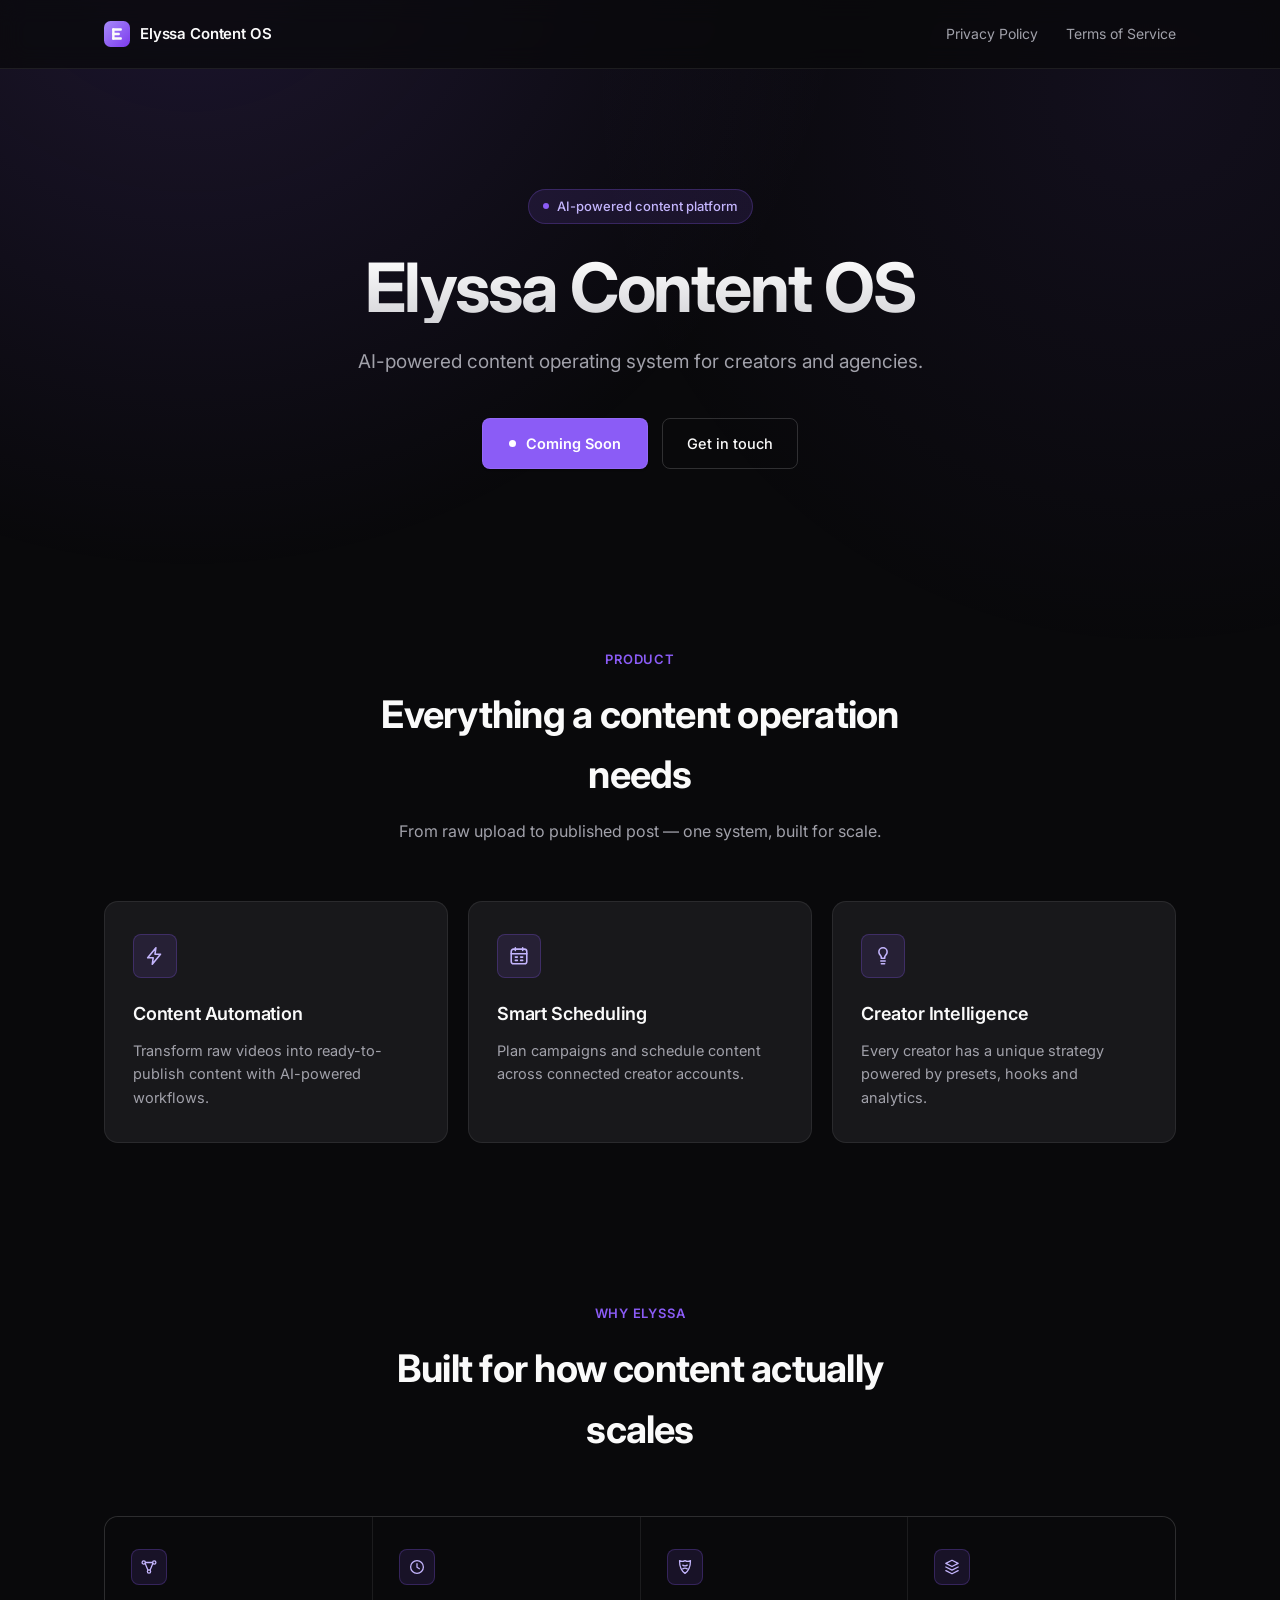
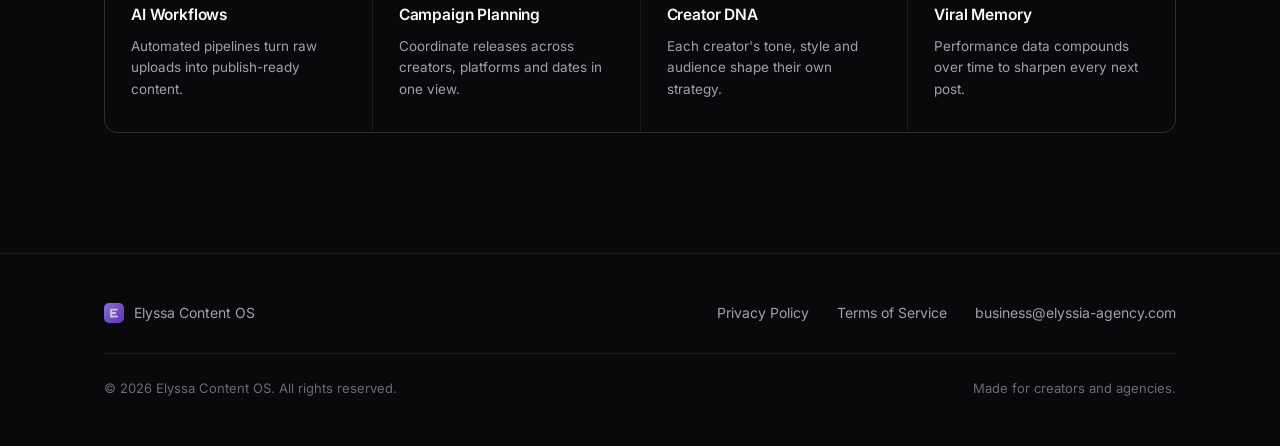
<file: index.html>
<!doctype html>
<html lang="en">
<head>
  <meta charset="UTF-8" />
  <meta name="viewport" content="width=device-width, initial-scale=1" />
  <title>Elyssa Content OS — AI-Powered Content Operating System</title>
  <meta name="description" content="Elyssa Content OS is an AI-powered content operating system for creators and agencies — automation, smart scheduling, and creator intelligence in one platform." />
  <meta name="theme-color" content="#09090b" />
  <link rel="canonical" href="/" />

  <!-- Open Graph -->
  <meta property="og:type" content="website" />
  <meta property="og:site_name" content="Elyssa Content OS" />
  <meta property="og:title" content="Elyssa Content OS — AI-Powered Content Operating System" />
  <meta property="og:description" content="AI-powered content operating system for creators and agencies. Content automation, smart scheduling, and creator intelligence in one platform." />
  <meta property="og:image" content="/og-image.svg" />
  <meta property="og:image:width" content="1200" />
  <meta property="og:image:height" content="630" />
  <meta property="og:url" content="/" />

  <!-- Twitter Card -->
  <meta name="twitter:card" content="summary_large_image" />
  <meta name="twitter:title" content="Elyssa Content OS — AI-Powered Content Operating System" />
  <meta name="twitter:description" content="AI-powered content operating system for creators and agencies. Content automation, smart scheduling, and creator intelligence in one platform." />
  <meta name="twitter:image" content="/og-image.svg" />

  <link rel="icon" type="image/svg+xml" href="/favicon.svg" />
  <link rel="preconnect" href="https://fonts.googleapis.com" />
  <link rel="preconnect" href="https://fonts.gstatic.com" crossorigin />
  <link href="https://fonts.googleapis.com/css2?family=Inter:wght@400;500;600;700&display=swap" rel="stylesheet" />
  <link rel="stylesheet" href="/style.css" />
</head>
<body>
  <header class="site-header">
    <div class="container">
      <a class="brand" href="/">
        <img src="/favicon.svg" alt="" width="26" height="26" />
        Elyssa Content OS
      </a>
      <nav class="header-links" aria-label="Legal">
        <a href="/privacy">Privacy Policy</a>
        <a href="/terms">Terms of Service</a>
      </nav>
    </div>
  </header>

  <main>
    <section class="hero">
      <div class="container">
        <span class="eyebrow" data-animate><span class="dot"></span>AI-powered content platform</span>
        <h1 data-animate>Elyssa Content OS</h1>
        <p class="subtitle" data-animate>
          AI-powered content operating system for creators and agencies.
        </p>
        <div class="cta-row" data-animate>
          <button type="button" class="btn-primary" aria-disabled="true">
            <span class="dot"></span>
            Coming Soon
          </button>
          <a class="btn-secondary" href="mailto:business@elyssia-agency.com">Get in touch</a>
        </div>
      </div>
    </section>

    <section id="product">
      <div class="container">
        <div class="section-head" data-animate>
          <span class="kicker">Product</span>
          <h2>Everything a content operation needs</h2>
          <p>From raw upload to published post — one system, built for scale.</p>
        </div>

        <div class="card-grid" data-animate-group>
          <article class="card">
            <div class="icon" aria-hidden="true">
              <svg width="22" height="22" viewBox="0 0 24 24" fill="none" stroke="currentColor" stroke-width="1.7" stroke-linecap="round" stroke-linejoin="round">
                <path d="M13 3 4 14h6l-1 7 9-11h-6l1-7Z" />
              </svg>
            </div>
            <h3>Content Automation</h3>
            <p>Transform raw videos into ready-to-publish content with AI-powered workflows.</p>
          </article>

          <article class="card">
            <div class="icon" aria-hidden="true">
              <svg width="22" height="22" viewBox="0 0 24 24" fill="none" stroke="currentColor" stroke-width="1.7" stroke-linecap="round" stroke-linejoin="round">
                <rect x="3.5" y="4.5" width="17" height="16" rx="2.5" />
                <path d="M3.5 9.5h17" />
                <path d="M8 3v3M16 3v3" />
                <path d="M8 13.2h2.2M8 16.8h2.2M13.8 13.2H16M13.8 16.8H16" />
              </svg>
            </div>
            <h3>Smart Scheduling</h3>
            <p>Plan campaigns and schedule content across connected creator accounts.</p>
          </article>

          <article class="card">
            <div class="icon" aria-hidden="true">
              <svg width="22" height="22" viewBox="0 0 24 24" fill="none" stroke="currentColor" stroke-width="1.7" stroke-linecap="round" stroke-linejoin="round">
                <path d="M12 3a4.5 4.5 0 0 0-4.5 4.5c0 1.6.8 2.7 1.6 3.6.6.7 1 1.2 1 2v1.4h3.8v-1.4c0-.8.4-1.3 1-2 .8-.9 1.6-2 1.6-3.6A4.5 4.5 0 0 0 12 3Z" />
                <path d="M9.6 17.5h4.8M10.2 20.5h3.6" />
              </svg>
            </div>
            <h3>Creator Intelligence</h3>
            <p>Every creator has a unique strategy powered by presets, hooks and analytics.</p>
          </article>
        </div>
      </div>
    </section>

    <section id="why">
      <div class="container">
        <div class="section-head" data-animate>
          <span class="kicker">Why Elyssa</span>
          <h2>Built for how content actually scales</h2>
        </div>

        <div class="feature-grid" data-animate-group>
          <div class="feature">
            <div class="icon" aria-hidden="true">
              <svg width="18" height="18" viewBox="0 0 24 24" fill="none" stroke="currentColor" stroke-width="1.7" stroke-linecap="round" stroke-linejoin="round">
                <circle cx="5" cy="6" r="2.2" /><circle cx="19" cy="6" r="2.2" /><circle cx="12" cy="18" r="2.2" />
                <path d="M6.9 7.4 10.5 16M17.1 7.4 13.5 16M7.2 6h9.6" />
              </svg>
            </div>
            <h3>AI Workflows</h3>
            <p>Automated pipelines turn raw uploads into publish-ready content.</p>
          </div>

          <div class="feature">
            <div class="icon" aria-hidden="true">
              <svg width="18" height="18" viewBox="0 0 24 24" fill="none" stroke="currentColor" stroke-width="1.7" stroke-linecap="round" stroke-linejoin="round">
                <circle cx="12" cy="12" r="8.5" />
                <path d="M12 7.5v4.8l3.2 2" />
              </svg>
            </div>
            <h3>Campaign Planning</h3>
            <p>Coordinate releases across creators, platforms and dates in one view.</p>
          </div>

          <div class="feature">
            <div class="icon" aria-hidden="true">
              <svg width="18" height="18" viewBox="0 0 24 24" fill="none" stroke="currentColor" stroke-width="1.7" stroke-linecap="round" stroke-linejoin="round">
                <path d="M12 3.5c2.8 1.6 4.5 1.6 7.3 0 0 8-2.6 13.5-7.3 17-4.7-3.5-7.3-9-7.3-17 2.8 1.6 4.5 1.6 7.3 0Z" />
                <path d="M9 9.5c2 1.4 4 1.4 6 0M9 14.5c2-1.4 4-1.4 6 0" />
              </svg>
            </div>
            <h3>Creator DNA</h3>
            <p>Each creator's tone, style and audience shape their own strategy.</p>
          </div>

          <div class="feature">
            <div class="icon" aria-hidden="true">
              <svg width="18" height="18" viewBox="0 0 24 24" fill="none" stroke="currentColor" stroke-width="1.7" stroke-linecap="round" stroke-linejoin="round">
                <path d="M12 3 3.8 7.2l8.2 4.2 8.2-4.2L12 3Z" />
                <path d="M3.8 12 12 16.2l8.2-4.2M3.8 16.8 12 21l8.2-4.2" />
              </svg>
            </div>
            <h3>Viral Memory</h3>
            <p>Performance data compounds over time to sharpen every next post.</p>
          </div>
        </div>
      </div>
    </section>
  </main>

  <footer class="site-footer">
    <div class="container">
      <div class="footer-brand">
        <img src="/favicon.svg" alt="" width="20" height="20" />
        Elyssa Content OS
      </div>
      <nav class="footer-links" aria-label="Legal">
        <a href="/privacy">Privacy Policy</a>
        <a href="/terms">Terms of Service</a>
        <a href="mailto:business@elyssia-agency.com">business@elyssia-agency.com</a>
      </nav>
      <div class="footer-meta">
        <span>© <span id="year">2026</span> Elyssa Content OS. All rights reserved.</span>
        <span>Made for creators and agencies.</span>
      </div>
    </div>
  </footer>

  <script src="/script.js" defer></script>
</body>
</html>
</file>
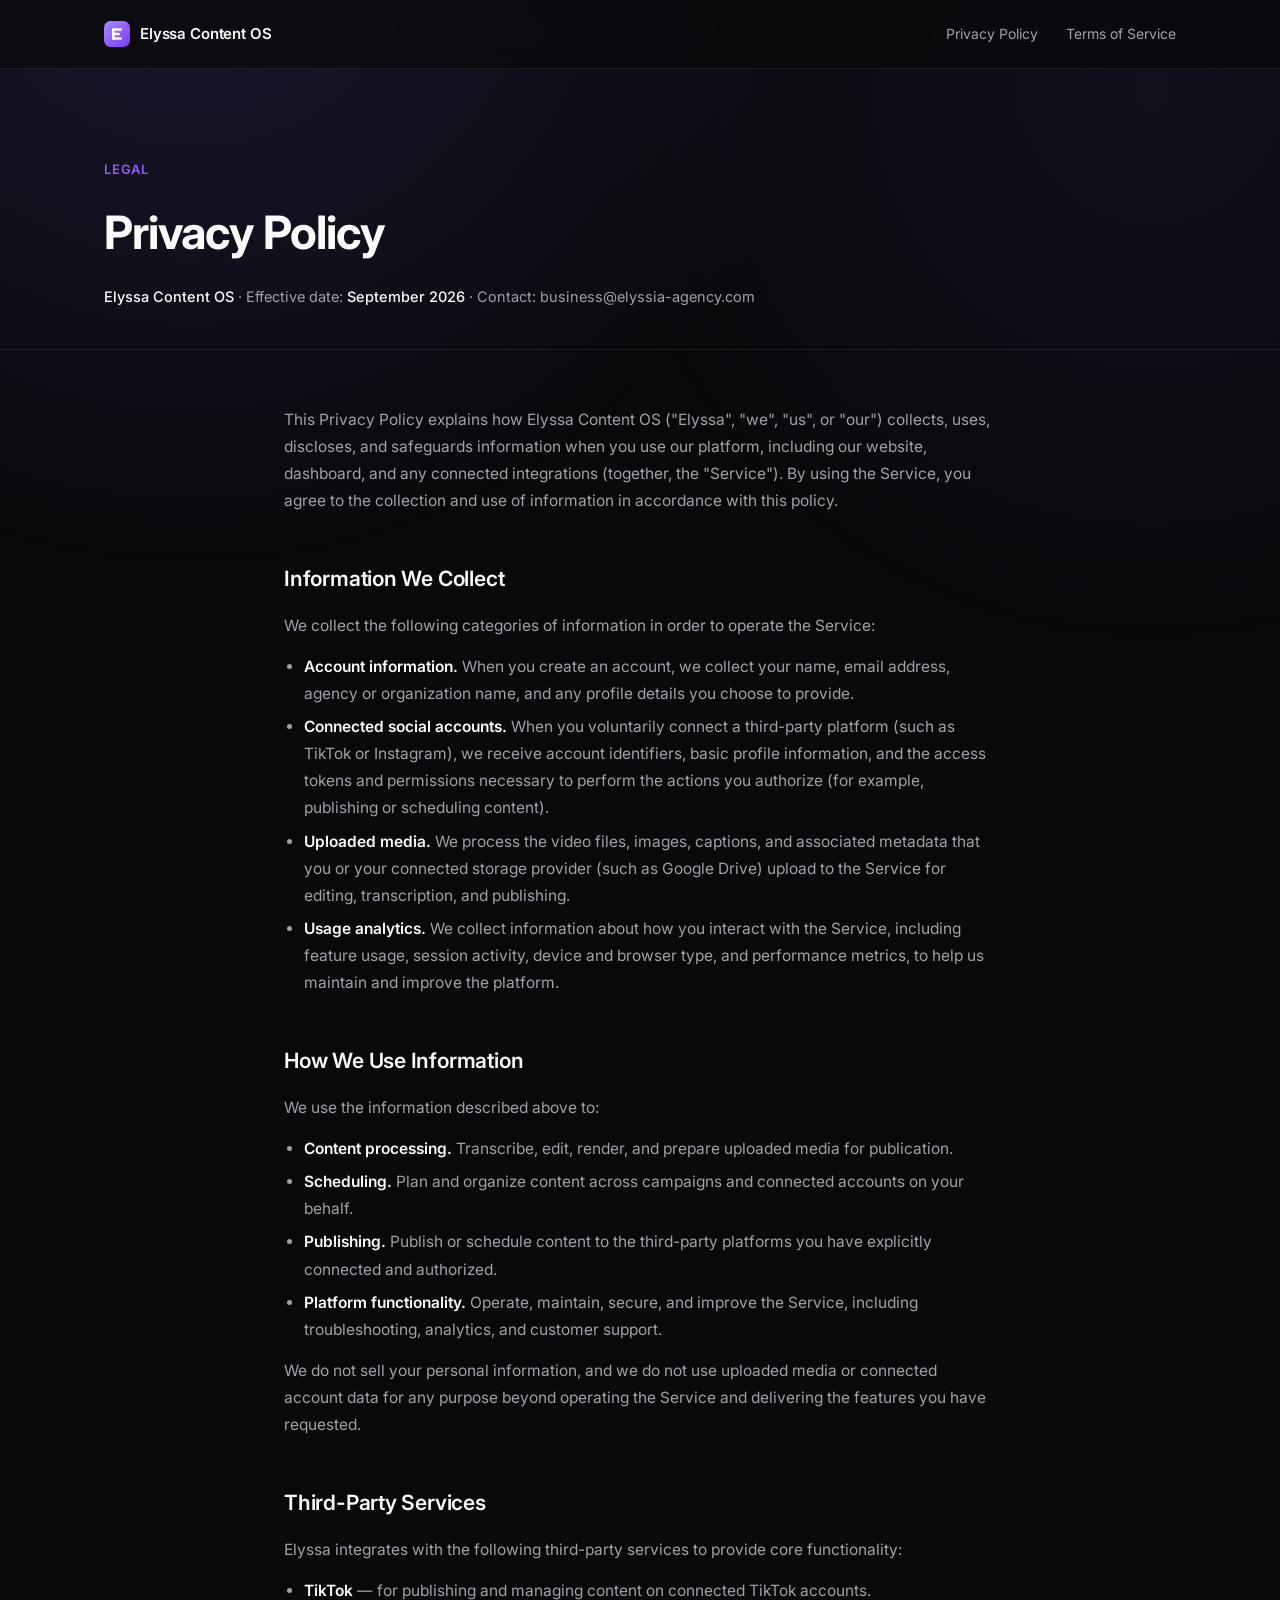
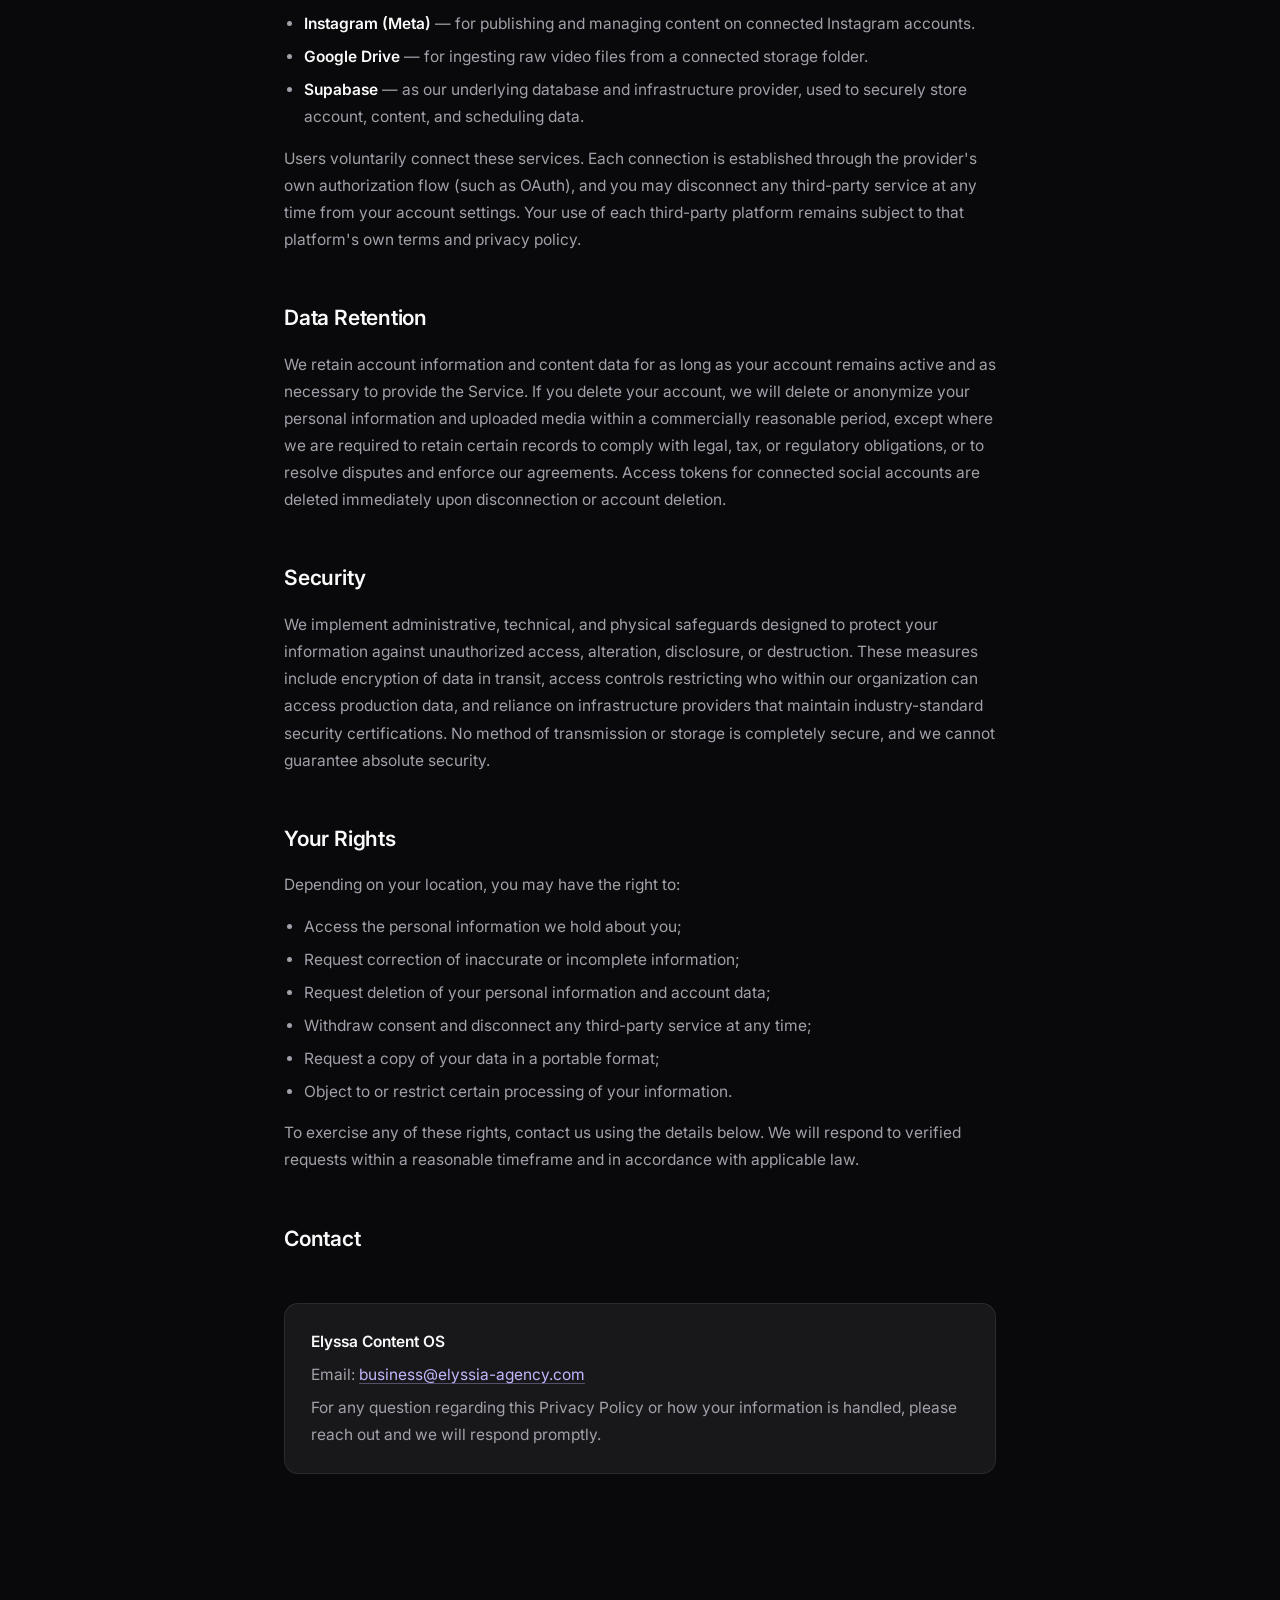
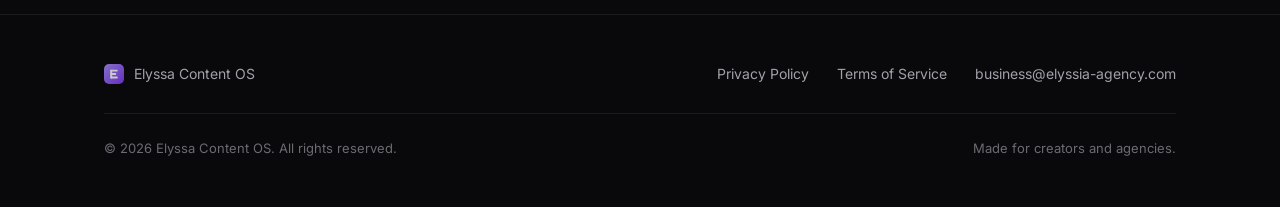
<file: privacy.html>
<!doctype html>
<html lang="en">
<head>
  <meta charset="UTF-8" />
  <meta name="viewport" content="width=device-width, initial-scale=1" />
  <title>Privacy Policy — Elyssa Content OS</title>
  <meta name="description" content="Privacy Policy for Elyssa Content OS. Learn what information we collect, how we use it, which third-party services we integrate with, and your data rights." />
  <meta name="theme-color" content="#09090b" />
  <link rel="canonical" href="/privacy" />

  <meta property="og:type" content="website" />
  <meta property="og:site_name" content="Elyssa Content OS" />
  <meta property="og:title" content="Privacy Policy — Elyssa Content OS" />
  <meta property="og:description" content="What information Elyssa Content OS collects, how it is used, and your rights over your data." />
  <meta property="og:image" content="/og-image.svg" />
  <meta property="og:image:width" content="1200" />
  <meta property="og:image:height" content="630" />
  <meta property="og:url" content="/privacy" />

  <meta name="twitter:card" content="summary_large_image" />
  <meta name="twitter:title" content="Privacy Policy — Elyssa Content OS" />
  <meta name="twitter:description" content="What information Elyssa Content OS collects, how it is used, and your rights over your data." />
  <meta name="twitter:image" content="/og-image.svg" />

  <link rel="icon" type="image/svg+xml" href="/favicon.svg" />
  <link rel="preconnect" href="https://fonts.googleapis.com" />
  <link rel="preconnect" href="https://fonts.gstatic.com" crossorigin />
  <link href="https://fonts.googleapis.com/css2?family=Inter:wght@400;500;600;700&display=swap" rel="stylesheet" />
  <link rel="stylesheet" href="/style.css" />
</head>
<body>
  <header class="site-header">
    <div class="container">
      <a class="brand" href="/">
        <img src="/favicon.svg" alt="" width="26" height="26" />
        Elyssa Content OS
      </a>
      <nav class="header-links" aria-label="Legal">
        <a href="/privacy">Privacy Policy</a>
        <a href="/terms">Terms of Service</a>
      </nav>
    </div>
  </header>

  <main>
    <section class="legal-hero">
      <div class="container">
        <span class="kicker">Legal</span>
        <h1>Privacy Policy</h1>
        <p class="meta">
          <strong>Elyssa Content OS</strong> · Effective date: <strong>September 2026</strong> ·
          Contact: <a href="mailto:business@elyssia-agency.com">business@elyssia-agency.com</a>
        </p>
      </div>
    </section>

    <section class="legal-content">
      <div class="container">
        <p>
          This Privacy Policy explains how Elyssa Content OS ("Elyssa", "we", "us", or "our")
          collects, uses, discloses, and safeguards information when you use our platform,
          including our website, dashboard, and any connected integrations (together, the
          "Service"). By using the Service, you agree to the collection and use of information
          in accordance with this policy.
        </p>

        <h2 id="information-we-collect">Information We Collect</h2>
        <p>We collect the following categories of information in order to operate the Service:</p>
        <ul>
          <li>
            <strong>Account information.</strong> When you create an account, we collect your
            name, email address, agency or organization name, and any profile details you
            choose to provide.
          </li>
          <li>
            <strong>Connected social accounts.</strong> When you voluntarily connect a
            third-party platform (such as TikTok or Instagram), we receive account identifiers,
            basic profile information, and the access tokens and permissions necessary to
            perform the actions you authorize (for example, publishing or scheduling content).
          </li>
          <li>
            <strong>Uploaded media.</strong> We process the video files, images, captions, and
            associated metadata that you or your connected storage provider (such as Google
            Drive) upload to the Service for editing, transcription, and publishing.
          </li>
          <li>
            <strong>Usage analytics.</strong> We collect information about how you interact with
            the Service, including feature usage, session activity, device and browser type,
            and performance metrics, to help us maintain and improve the platform.
          </li>
        </ul>

        <h2 id="how-we-use-information">How We Use Information</h2>
        <p>We use the information described above to:</p>
        <ul>
          <li><strong>Content processing.</strong> Transcribe, edit, render, and prepare uploaded media for publication.</li>
          <li><strong>Scheduling.</strong> Plan and organize content across campaigns and connected accounts on your behalf.</li>
          <li><strong>Publishing.</strong> Publish or schedule content to the third-party platforms you have explicitly connected and authorized.</li>
          <li><strong>Platform functionality.</strong> Operate, maintain, secure, and improve the Service, including troubleshooting, analytics, and customer support.</li>
        </ul>
        <p>
          We do not sell your personal information, and we do not use uploaded media or
          connected account data for any purpose beyond operating the Service and delivering
          the features you have requested.
        </p>

        <h2 id="third-party-services">Third-Party Services</h2>
        <p>
          Elyssa integrates with the following third-party services to provide core
          functionality:
        </p>
        <ul>
          <li><strong>TikTok</strong> — for publishing and managing content on connected TikTok accounts.</li>
          <li><strong>Instagram (Meta)</strong> — for publishing and managing content on connected Instagram accounts.</li>
          <li><strong>Google Drive</strong> — for ingesting raw video files from a connected storage folder.</li>
          <li><strong>Supabase</strong> — as our underlying database and infrastructure provider, used to securely store account, content, and scheduling data.</li>
        </ul>
        <p>
          Users voluntarily connect these services. Each connection is established through the
          provider's own authorization flow (such as OAuth), and you may disconnect any
          third-party service at any time from your account settings. Your use of each
          third-party platform remains subject to that platform's own terms and privacy policy.
        </p>

        <h2 id="data-retention">Data Retention</h2>
        <p>
          We retain account information and content data for as long as your account remains
          active and as necessary to provide the Service. If you delete your account, we will
          delete or anonymize your personal information and uploaded media within a commercially
          reasonable period, except where we are required to retain certain records to comply
          with legal, tax, or regulatory obligations, or to resolve disputes and enforce our
          agreements. Access tokens for connected social accounts are deleted immediately upon
          disconnection or account deletion.
        </p>

        <h2 id="security">Security</h2>
        <p>
          We implement administrative, technical, and physical safeguards designed to protect
          your information against unauthorized access, alteration, disclosure, or destruction.
          These measures include encryption of data in transit, access controls restricting who
          within our organization can access production data, and reliance on infrastructure
          providers that maintain industry-standard security certifications. No method of
          transmission or storage is completely secure, and we cannot guarantee absolute
          security.
        </p>

        <h2 id="your-rights">Your Rights</h2>
        <p>Depending on your location, you may have the right to:</p>
        <ul>
          <li>Access the personal information we hold about you;</li>
          <li>Request correction of inaccurate or incomplete information;</li>
          <li>Request deletion of your personal information and account data;</li>
          <li>Withdraw consent and disconnect any third-party service at any time;</li>
          <li>Request a copy of your data in a portable format;</li>
          <li>Object to or restrict certain processing of your information.</li>
        </ul>
        <p>
          To exercise any of these rights, contact us using the details below. We will respond
          to verified requests within a reasonable timeframe and in accordance with applicable
          law.
        </p>

        <h2 id="contact">Contact</h2>
        <div class="legal-card">
          <p><strong>Elyssa Content OS</strong></p>
          <p>Email: <a href="mailto:business@elyssia-agency.com">business@elyssia-agency.com</a></p>
          <p>For any question regarding this Privacy Policy or how your information is handled, please reach out and we will respond promptly.</p>
        </div>
      </div>
    </section>
  </main>

  <footer class="site-footer">
    <div class="container">
      <div class="footer-brand">
        <img src="/favicon.svg" alt="" width="20" height="20" />
        Elyssa Content OS
      </div>
      <nav class="footer-links" aria-label="Legal">
        <a href="/privacy">Privacy Policy</a>
        <a href="/terms">Terms of Service</a>
        <a href="mailto:business@elyssia-agency.com">business@elyssia-agency.com</a>
      </nav>
      <div class="footer-meta">
        <span>© <span id="year">2026</span> Elyssa Content OS. All rights reserved.</span>
        <span>Made for creators and agencies.</span>
      </div>
    </div>
  </footer>

  <script src="/script.js" defer></script>
</body>
</html>
</file>
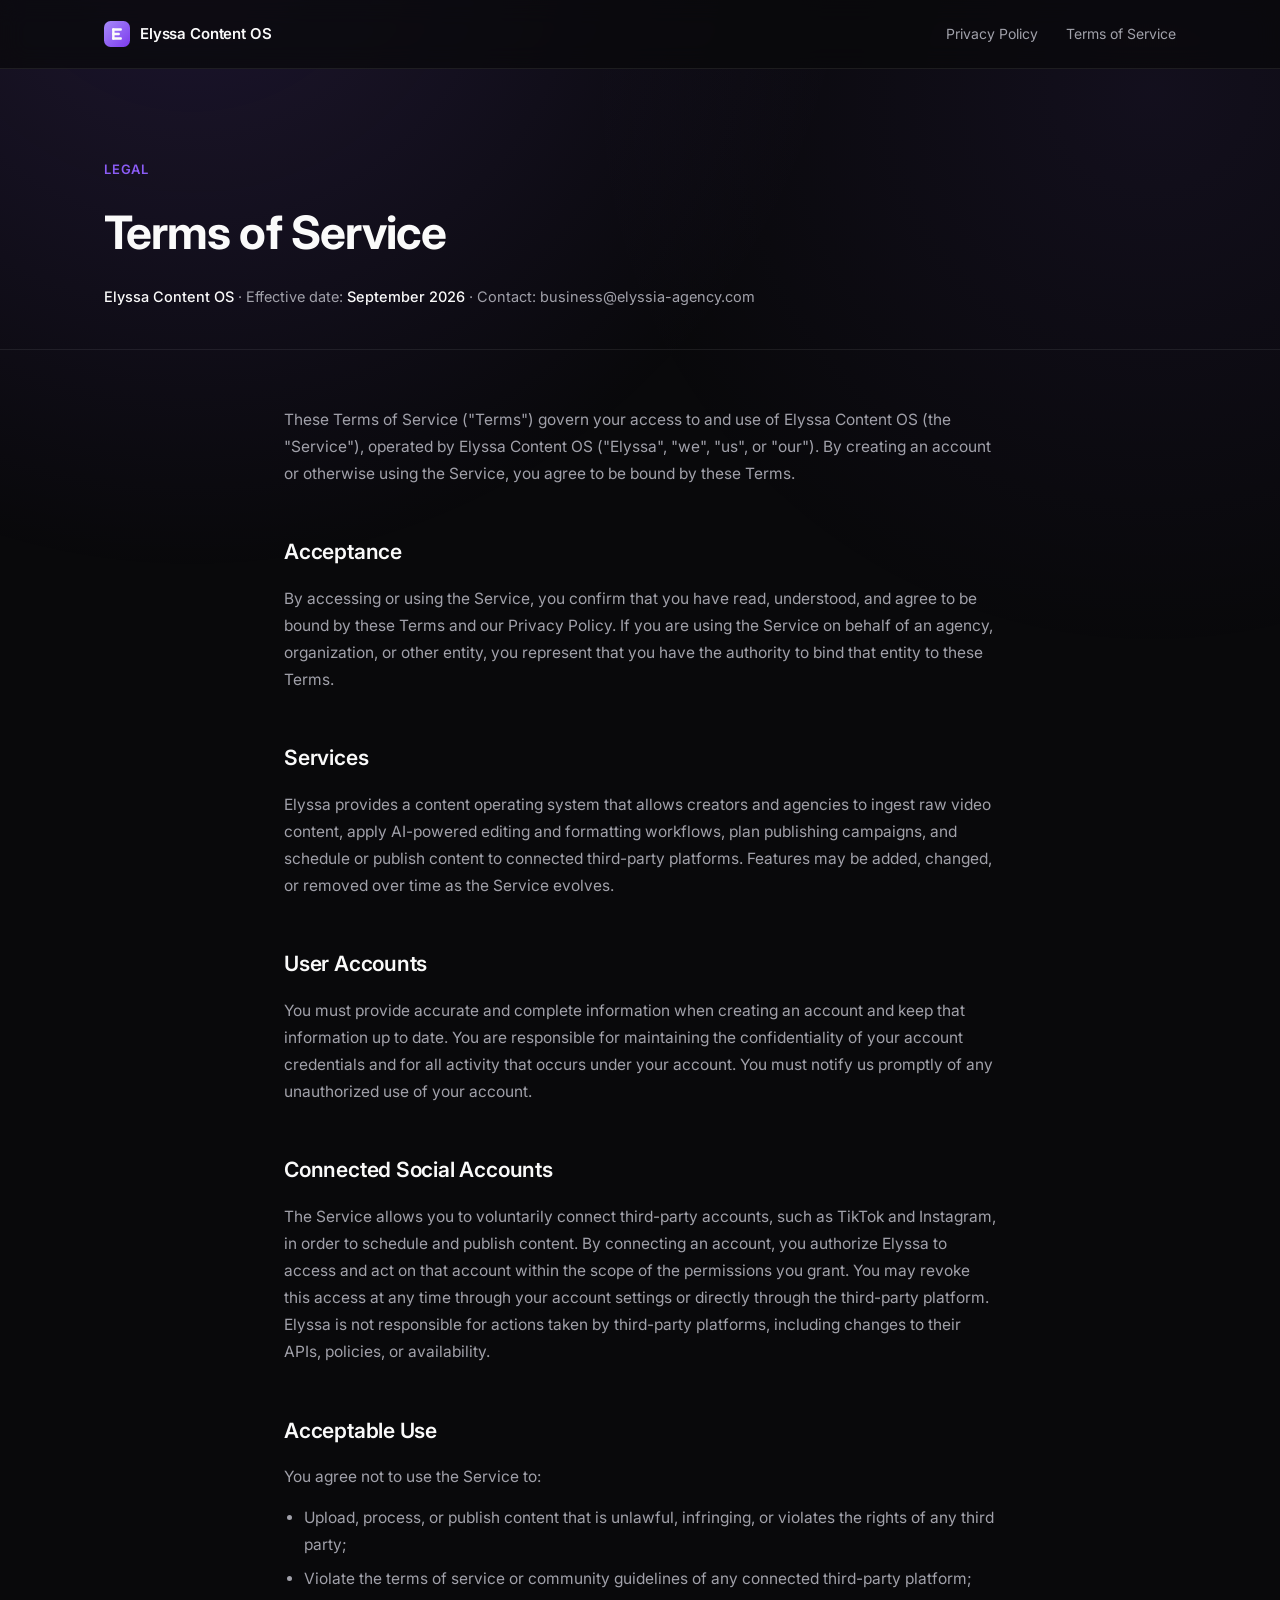
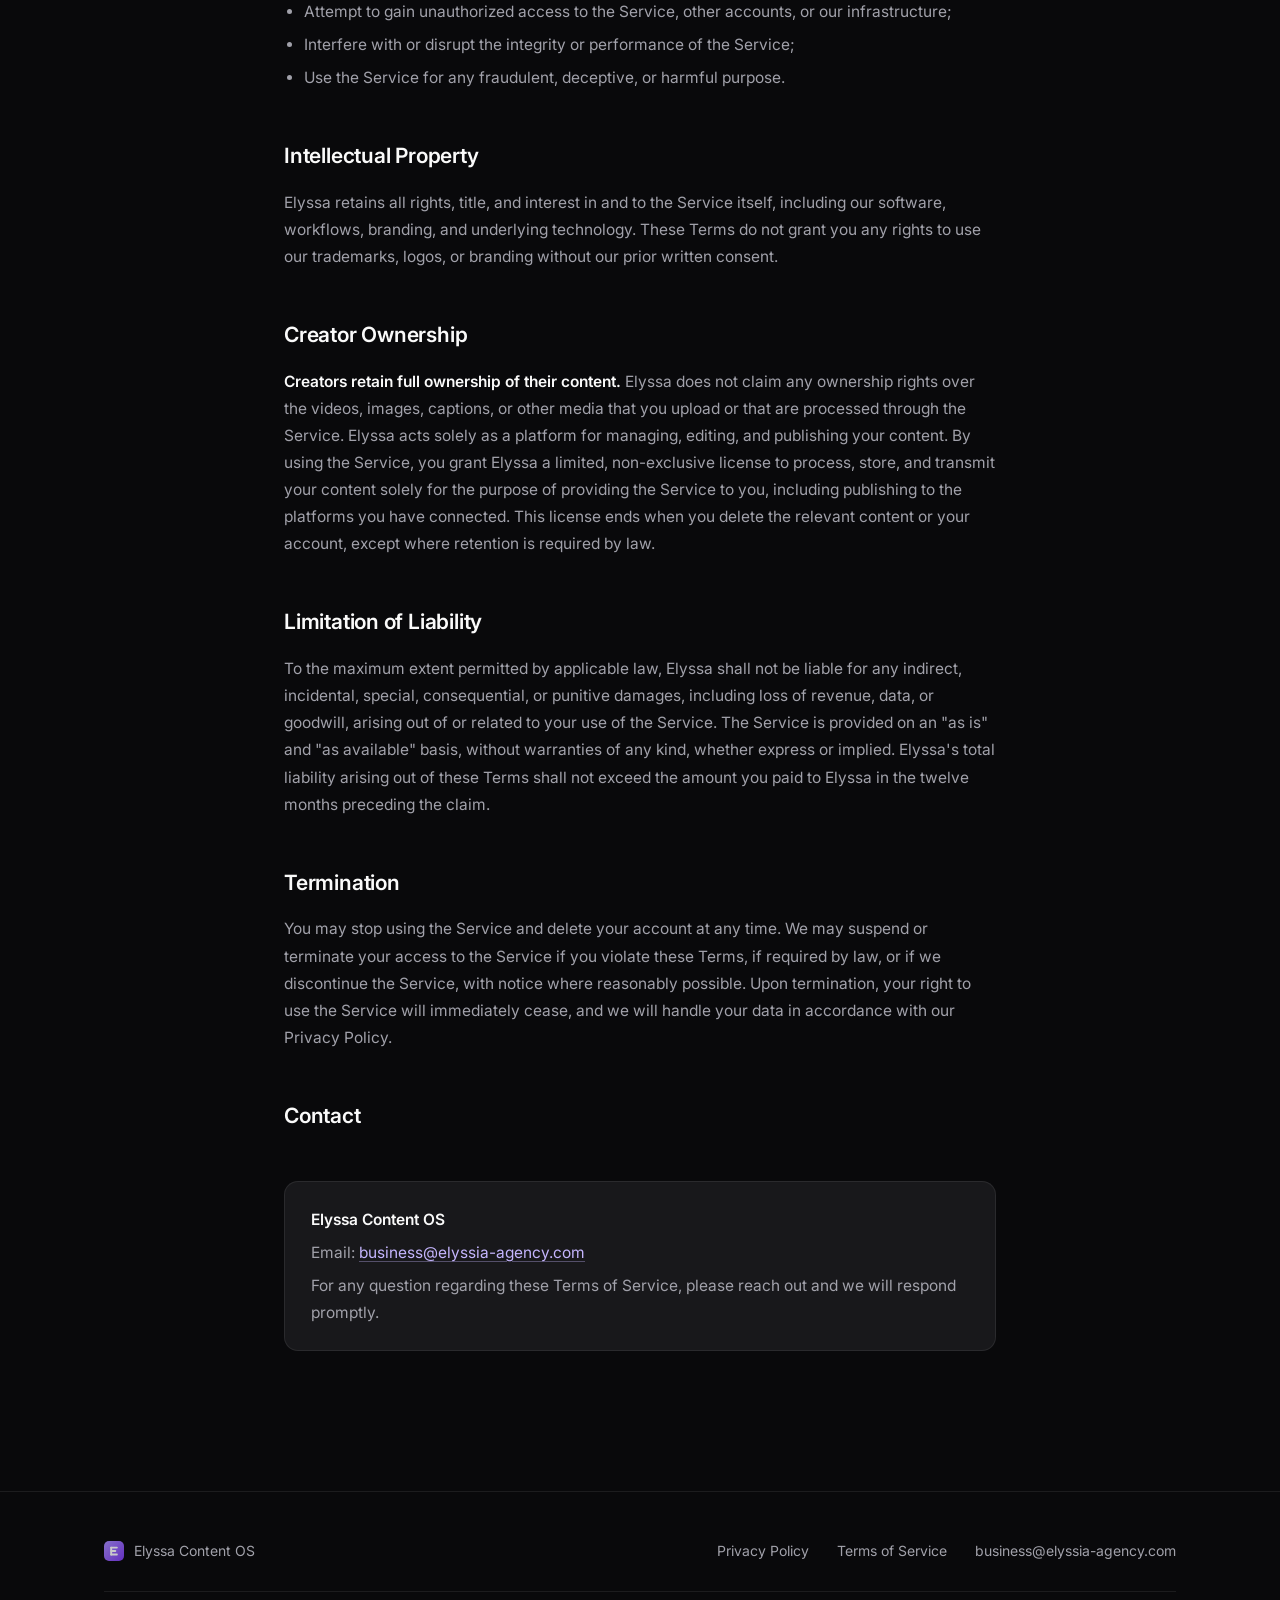
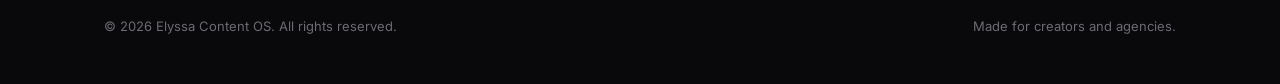
<file: terms.html>
<!doctype html>
<html lang="en">
<head>
  <meta charset="UTF-8" />
  <meta name="viewport" content="width=device-width, initial-scale=1" />
  <title>Terms of Service — Elyssa Content OS</title>
  <meta name="description" content="Terms of Service for Elyssa Content OS. Read the terms governing your use of our platform, including creator content ownership and account responsibilities." />
  <meta name="theme-color" content="#09090b" />
  <link rel="canonical" href="/terms" />

  <meta property="og:type" content="website" />
  <meta property="og:site_name" content="Elyssa Content OS" />
  <meta property="og:title" content="Terms of Service — Elyssa Content OS" />
  <meta property="og:description" content="The terms governing your use of Elyssa Content OS, including creator content ownership and account responsibilities." />
  <meta property="og:image" content="/og-image.svg" />
  <meta property="og:image:width" content="1200" />
  <meta property="og:image:height" content="630" />
  <meta property="og:url" content="/terms" />

  <meta name="twitter:card" content="summary_large_image" />
  <meta name="twitter:title" content="Terms of Service — Elyssa Content OS" />
  <meta name="twitter:description" content="The terms governing your use of Elyssa Content OS, including creator content ownership and account responsibilities." />
  <meta name="twitter:image" content="/og-image.svg" />

  <link rel="icon" type="image/svg+xml" href="/favicon.svg" />
  <link rel="preconnect" href="https://fonts.googleapis.com" />
  <link rel="preconnect" href="https://fonts.gstatic.com" crossorigin />
  <link href="https://fonts.googleapis.com/css2?family=Inter:wght@400;500;600;700&display=swap" rel="stylesheet" />
  <link rel="stylesheet" href="/style.css" />
</head>
<body>
  <header class="site-header">
    <div class="container">
      <a class="brand" href="/">
        <img src="/favicon.svg" alt="" width="26" height="26" />
        Elyssa Content OS
      </a>
      <nav class="header-links" aria-label="Legal">
        <a href="/privacy">Privacy Policy</a>
        <a href="/terms">Terms of Service</a>
      </nav>
    </div>
  </header>

  <main>
    <section class="legal-hero">
      <div class="container">
        <span class="kicker">Legal</span>
        <h1>Terms of Service</h1>
        <p class="meta">
          <strong>Elyssa Content OS</strong> · Effective date: <strong>September 2026</strong> ·
          Contact: <a href="mailto:business@elyssia-agency.com">business@elyssia-agency.com</a>
        </p>
      </div>
    </section>

    <section class="legal-content">
      <div class="container">
        <p>
          These Terms of Service ("Terms") govern your access to and use of Elyssa Content OS
          (the "Service"), operated by Elyssa Content OS ("Elyssa", "we", "us", or "our"). By
          creating an account or otherwise using the Service, you agree to be bound by these
          Terms.
        </p>

        <h2 id="acceptance">Acceptance</h2>
        <p>
          By accessing or using the Service, you confirm that you have read, understood, and
          agree to be bound by these Terms and our Privacy Policy. If you are using the Service
          on behalf of an agency, organization, or other entity, you represent that you have the
          authority to bind that entity to these Terms.
        </p>

        <h2 id="services">Services</h2>
        <p>
          Elyssa provides a content operating system that allows creators and agencies to
          ingest raw video content, apply AI-powered editing and formatting workflows, plan
          publishing campaigns, and schedule or publish content to connected third-party
          platforms. Features may be added, changed, or removed over time as the Service
          evolves.
        </p>

        <h2 id="user-accounts">User Accounts</h2>
        <p>
          You must provide accurate and complete information when creating an account and keep
          that information up to date. You are responsible for maintaining the confidentiality
          of your account credentials and for all activity that occurs under your account. You
          must notify us promptly of any unauthorized use of your account.
        </p>

        <h2 id="connected-social-accounts">Connected Social Accounts</h2>
        <p>
          The Service allows you to voluntarily connect third-party accounts, such as TikTok and
          Instagram, in order to schedule and publish content. By connecting an account, you
          authorize Elyssa to access and act on that account within the scope of the permissions
          you grant. You may revoke this access at any time through your account settings or
          directly through the third-party platform. Elyssa is not responsible for actions taken
          by third-party platforms, including changes to their APIs, policies, or availability.
        </p>

        <h2 id="acceptable-use">Acceptable Use</h2>
        <p>You agree not to use the Service to:</p>
        <ul>
          <li>Upload, process, or publish content that is unlawful, infringing, or violates the rights of any third party;</li>
          <li>Violate the terms of service or community guidelines of any connected third-party platform;</li>
          <li>Attempt to gain unauthorized access to the Service, other accounts, or our infrastructure;</li>
          <li>Interfere with or disrupt the integrity or performance of the Service;</li>
          <li>Use the Service for any fraudulent, deceptive, or harmful purpose.</li>
        </ul>

        <h2 id="intellectual-property">Intellectual Property</h2>
        <p>
          Elyssa retains all rights, title, and interest in and to the Service itself, including
          our software, workflows, branding, and underlying technology. These Terms do not grant
          you any rights to use our trademarks, logos, or branding without our prior written
          consent.
        </p>

        <h2 id="creator-ownership">Creator Ownership</h2>
        <p>
          <strong>Creators retain full ownership of their content.</strong> Elyssa does not
          claim any ownership rights over the videos, images, captions, or other media that you
          upload or that are processed through the Service. Elyssa acts solely as a platform for
          managing, editing, and publishing your content. By using the Service, you grant Elyssa
          a limited, non-exclusive license to process, store, and transmit your content solely
          for the purpose of providing the Service to you, including publishing to the platforms
          you have connected. This license ends when you delete the relevant content or your
          account, except where retention is required by law.
        </p>

        <h2 id="limitation-of-liability">Limitation of Liability</h2>
        <p>
          To the maximum extent permitted by applicable law, Elyssa shall not be liable for any
          indirect, incidental, special, consequential, or punitive damages, including loss of
          revenue, data, or goodwill, arising out of or related to your use of the Service. The
          Service is provided on an "as is" and "as available" basis, without warranties of any
          kind, whether express or implied. Elyssa's total liability arising out of these Terms
          shall not exceed the amount you paid to Elyssa in the twelve months preceding the
          claim.
        </p>

        <h2 id="termination">Termination</h2>
        <p>
          You may stop using the Service and delete your account at any time. We may suspend or
          terminate your access to the Service if you violate these Terms, if required by law,
          or if we discontinue the Service, with notice where reasonably possible. Upon
          termination, your right to use the Service will immediately cease, and we will handle
          your data in accordance with our Privacy Policy.
        </p>

        <h2 id="contact">Contact</h2>
        <div class="legal-card">
          <p><strong>Elyssa Content OS</strong></p>
          <p>Email: <a href="mailto:business@elyssia-agency.com">business@elyssia-agency.com</a></p>
          <p>For any question regarding these Terms of Service, please reach out and we will respond promptly.</p>
        </div>
      </div>
    </section>
  </main>

  <footer class="site-footer">
    <div class="container">
      <div class="footer-brand">
        <img src="/favicon.svg" alt="" width="20" height="20" />
        Elyssa Content OS
      </div>
      <nav class="footer-links" aria-label="Legal">
        <a href="/privacy">Privacy Policy</a>
        <a href="/terms">Terms of Service</a>
        <a href="mailto:business@elyssia-agency.com">business@elyssia-agency.com</a>
      </nav>
      <div class="footer-meta">
        <span>© <span id="year">2026</span> Elyssa Content OS. All rights reserved.</span>
        <span>Made for creators and agencies.</span>
      </div>
    </div>
  </footer>

  <script src="/script.js" defer></script>
</body>
</html>
</file>
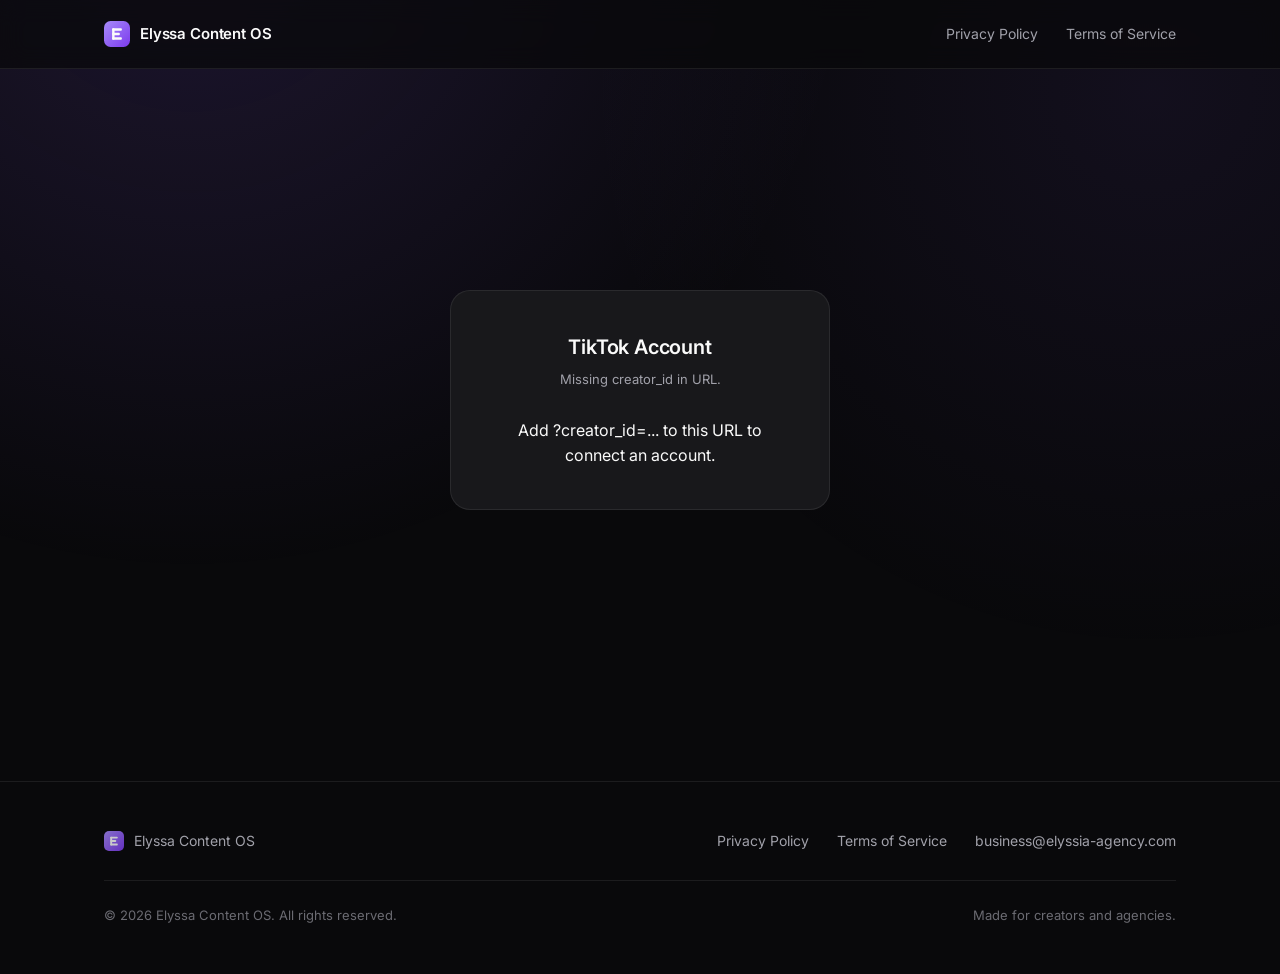
<file: tiktok-connect.html>
<!doctype html>
<html lang="en">
<head>
  <meta charset="UTF-8" />
  <meta name="viewport" content="width=device-width, initial-scale=1" />
  <title>Connect TikTok — Elyssa Content OS</title>
  <meta name="description" content="Connect your TikTok account to Elyssa Content OS." />
  <meta name="theme-color" content="#09090b" />
  <meta name="robots" content="noindex, nofollow" />
  <link rel="canonical" href="/tiktok-connect" />

  <link rel="icon" type="image/svg+xml" href="/favicon.svg" />
  <link rel="preconnect" href="https://fonts.googleapis.com" />
  <link rel="preconnect" href="https://fonts.gstatic.com" crossorigin />
  <link href="https://fonts.googleapis.com/css2?family=Inter:wght@400;500;600;700&display=swap" rel="stylesheet" />
  <link rel="stylesheet" href="/style.css" />
</head>
<body>
  <header class="site-header">
    <div class="container">
      <a class="brand" href="/">
        <img src="/favicon.svg" alt="" width="26" height="26" />
        Elyssa Content OS
      </a>
      <nav class="header-links" aria-label="Legal">
        <a href="/privacy">Privacy Policy</a>
        <a href="/terms">Terms of Service</a>
      </nav>
    </div>
  </header>

  <main>
    <section class="connect-page">
      <div class="connect-card">
        <h1>TikTok Account</h1>
        <p class="hint" id="creator-hint">Loading…</p>
        <div id="connect-content">Loading…</div>
      </div>
    </section>
  </main>

  <footer class="site-footer">
    <div class="container">
      <div class="footer-brand">
        <img src="/favicon.svg" alt="" width="20" height="20" />
        Elyssa Content OS
      </div>
      <nav class="footer-links" aria-label="Legal">
        <a href="/privacy">Privacy Policy</a>
        <a href="/terms">Terms of Service</a>
        <a href="mailto:business@elyssia-agency.com">business@elyssia-agency.com</a>
      </nav>
      <div class="footer-meta">
        <span>© <span id="year">2026</span> Elyssa Content OS. All rights reserved.</span>
        <span>Made for creators and agencies.</span>
      </div>
    </div>
  </footer>

  <script src="/script.js" defer></script>
  <script>
    /**
     * Cette page tourne sur le même domaine que le backend grâce au rewrite
     * Vercel (/social/:path* -> API FastAPI, voir vercel.json). Tous les
     * appels ci-dessous sont donc des chemins RELATIFS, same-origin : pas de
     * CORS nécessaire côté navigateur.
     *
     * C'est aussi la page vers laquelle POST /social/tiktok/callback
     * redirige après la connexion (FRONTEND_URL côté backend), avec
     * ?tiktok=connected|error en plus dans l'URL.
     */
    (function () {
      var params = new URLSearchParams(window.location.search);
      var creatorId = params.get("creator_id") || "";
      var status = params.get("tiktok");
      var message = params.get("message");

      var hint = document.getElementById("creator-hint");
      var content = document.getElementById("connect-content");

      hint.textContent = creatorId ? "Creator: " + creatorId : "Missing creator_id in URL.";

      function renderConnectButton() {
        content.innerHTML =
          '<a class="btn-primary" href="/social/tiktok/login?creator_id=' +
          encodeURIComponent(creatorId) +
          '"><span class="dot"></span>Connect TikTok</a>';
      }

      function renderConnected(account) {
        content.innerHTML =
          '<img class="connect-avatar" src="' +
          (account.avatar_url || "") +
          '" alt="" />' +
          '<div class="connect-status"><span class="dot"></span>Connected</div>' +
          '<p class="connect-name">' +
          (account.display_name || account.open_id) +
          "</p>";
      }

      function appendError(text) {
        var el = document.createElement("p");
        el.className = "connect-error";
        el.textContent = text;
        content.appendChild(el);
      }

      function refreshStatus() {
        if (!creatorId) {
          content.innerHTML = "<p>Add ?creator_id=... to this URL to connect an account.</p>";
          return;
        }

        fetch("/social/accounts/" + encodeURIComponent(creatorId))
          .then(function (res) {
            if (!res.ok) throw new Error("status " + res.status);
            return res.json();
          })
          .then(function (accounts) {
            var tiktokAccount = (accounts || []).find(function (a) {
              return a.platform === "tiktok";
            });
            if (tiktokAccount) {
              renderConnected(tiktokAccount);
            } else {
              renderConnectButton();
            }
            if (status === "error" && message) {
              appendError(decodeURIComponent(message));
            }
          })
          .catch(function () {
            renderConnectButton();
            appendError("Could not check TikTok connection status.");
          });
      }

      refreshStatus();
    })();
  </script>
</body>
</html>
</file>
<file: style.css>
/* ==========================================================================
   Elyssa Content OS — Design System
   ========================================================================== */

:root {
  --bg: #09090b;
  --card: #18181b;
  --card-hover: #1f1f23;
  --border: rgba(250, 250, 250, 0.08);
  --border-hover: rgba(250, 250, 250, 0.16);
  --text: #fafafa;
  --text-secondary: #a1a1aa;
  --accent: #8b5cf6;
  --accent-soft: rgba(139, 92, 246, 0.12);
  --accent-glow: rgba(139, 92, 246, 0.35);

  --radius-sm: 8px;
  --radius: 14px;
  --radius-lg: 20px;

  --shadow-sm: 0 1px 2px rgba(0, 0, 0, 0.4);
  --shadow: 0 8px 30px rgba(0, 0, 0, 0.35);
  --shadow-lg: 0 20px 60px rgba(0, 0, 0, 0.45);

  --container: 1120px;
  --font-sans: "Inter", -apple-system, BlinkMacSystemFont, "Segoe UI", Roboto,
    Helvetica, Arial, sans-serif;
}

* {
  box-sizing: border-box;
}

html {
  color-scheme: dark;
  scroll-behavior: smooth;
}

@media (prefers-reduced-motion: reduce) {
  html {
    scroll-behavior: auto;
  }
  *,
  *::before,
  *::after {
    animation-duration: 0.001ms !important;
    animation-iteration-count: 1 !important;
    transition-duration: 0.001ms !important;
    scroll-behavior: auto !important;
  }
}

body {
  margin: 0;
  background: var(--bg);
  color: var(--text);
  font-family: var(--font-sans);
  font-size: 16px;
  line-height: 1.6;
  -webkit-font-smoothing: antialiased;
  -moz-osx-font-smoothing: grayscale;
  overflow-x: hidden;
}

body::before {
  content: "";
  position: fixed;
  inset: 0;
  z-index: -1;
  background:
    radial-gradient(circle at 15% -10%, rgba(139, 92, 246, 0.16), transparent 45%),
    radial-gradient(circle at 90% 10%, rgba(139, 92, 246, 0.08), transparent 40%);
  pointer-events: none;
}

img,
svg {
  max-width: 100%;
  display: block;
}

a {
  color: inherit;
  text-decoration: none;
}

h1,
h2,
h3,
p {
  margin: 0;
}

button {
  font-family: inherit;
}

.container {
  width: 100%;
  max-width: var(--container);
  margin: 0 auto;
  padding: 0 24px;
}

/* --------------------------------------------------------------------------
   Header
   -------------------------------------------------------------------------- */

.site-header {
  position: sticky;
  top: 0;
  z-index: 50;
  background: rgba(9, 9, 11, 0.72);
  backdrop-filter: blur(12px);
  -webkit-backdrop-filter: blur(12px);
  border-bottom: 1px solid var(--border);
}

.site-header .container {
  display: flex;
  align-items: center;
  justify-content: space-between;
  height: 68px;
}

.brand {
  display: flex;
  align-items: center;
  gap: 10px;
  font-weight: 600;
  font-size: 15px;
  letter-spacing: -0.01em;
  color: var(--text);
}

.brand img {
  width: 26px;
  height: 26px;
}

.header-links {
  display: flex;
  align-items: center;
  gap: 28px;
}

.header-links a {
  font-size: 14px;
  color: var(--text-secondary);
  transition: color 0.2s ease;
}

.header-links a:hover {
  color: var(--text);
}

/* --------------------------------------------------------------------------
   Buttons
   -------------------------------------------------------------------------- */

.btn-primary {
  position: relative;
  display: inline-flex;
  align-items: center;
  gap: 10px;
  padding: 13px 26px;
  border-radius: var(--radius-sm);
  background: var(--accent);
  color: #fff;
  font-size: 14.5px;
  font-weight: 600;
  border: 1px solid rgba(255, 255, 255, 0.08);
  cursor: default;
  box-shadow: 0 0 0 0 var(--accent-glow), var(--shadow-sm);
  transition: box-shadow 0.25s ease, transform 0.25s ease, background 0.25s ease;
}

.btn-primary:hover {
  transform: translateY(-1px);
  box-shadow: 0 0 0 6px var(--accent-soft), var(--shadow-sm);
}

.btn-primary .dot {
  width: 7px;
  height: 7px;
  border-radius: 50%;
  background: #fff;
  box-shadow: 0 0 0 0 rgba(255, 255, 255, 0.6);
  animation: pulse 2.4s ease-in-out infinite;
}

@keyframes pulse {
  0% {
    box-shadow: 0 0 0 0 rgba(255, 255, 255, 0.5);
  }
  70% {
    box-shadow: 0 0 0 8px rgba(255, 255, 255, 0);
  }
  100% {
    box-shadow: 0 0 0 0 rgba(255, 255, 255, 0);
  }
}

.btn-secondary {
  display: inline-flex;
  align-items: center;
  padding: 13px 24px;
  border-radius: var(--radius-sm);
  background: transparent;
  color: var(--text);
  font-size: 14.5px;
  font-weight: 500;
  border: 1px solid var(--border-hover);
  transition: border-color 0.2s ease, background 0.2s ease;
}

.btn-secondary:hover {
  background: var(--card);
  border-color: var(--border-hover);
}

/* --------------------------------------------------------------------------
   Hero
   -------------------------------------------------------------------------- */

.hero {
  padding: 120px 0 100px;
  text-align: center;
}

.eyebrow {
  display: inline-flex;
  align-items: center;
  gap: 8px;
  padding: 6px 14px;
  border-radius: 999px;
  background: var(--accent-soft);
  border: 1px solid rgba(139, 92, 246, 0.25);
  color: #c4b5fd;
  font-size: 13px;
  font-weight: 500;
  margin-bottom: 28px;
}

.eyebrow .dot {
  width: 6px;
  height: 6px;
  border-radius: 50%;
  background: var(--accent);
}

.hero h1 {
  font-size: clamp(40px, 6vw, 68px);
  font-weight: 700;
  letter-spacing: -0.03em;
  line-height: 1.05;
  background: linear-gradient(180deg, #ffffff 0%, #d4d4d8 100%);
  -webkit-background-clip: text;
  background-clip: text;
  color: transparent;
}

.hero .subtitle {
  max-width: 620px;
  margin: 24px auto 0;
  font-size: clamp(16px, 2vw, 19px);
  color: var(--text-secondary);
  line-height: 1.6;
}

.hero .cta-row {
  margin-top: 40px;
  display: flex;
  justify-content: center;
  gap: 14px;
  flex-wrap: wrap;
}

/* --------------------------------------------------------------------------
   Sections
   -------------------------------------------------------------------------- */

section {
  padding: 80px 0;
}

.section-head {
  text-align: center;
  max-width: 560px;
  margin: 0 auto 56px;
}

.section-head .kicker {
  display: block;
  font-size: 13px;
  font-weight: 600;
  letter-spacing: 0.06em;
  text-transform: uppercase;
  color: var(--accent);
  margin-bottom: 14px;
}

.section-head h2 {
  font-size: clamp(28px, 4vw, 38px);
  font-weight: 700;
  letter-spacing: -0.02em;
  color: var(--text);
}

.section-head p {
  margin-top: 14px;
  color: var(--text-secondary);
  font-size: 16px;
}

/* --------------------------------------------------------------------------
   Cards
   -------------------------------------------------------------------------- */

.card-grid {
  display: grid;
  grid-template-columns: repeat(3, 1fr);
  gap: 20px;
}

.card {
  background: var(--card);
  border: 1px solid var(--border);
  border-radius: var(--radius);
  padding: 32px 28px;
  transition: transform 0.25s ease, border-color 0.25s ease, background 0.25s ease,
    box-shadow 0.25s ease;
}

.card:hover {
  transform: translateY(-4px);
  border-color: var(--border-hover);
  background: var(--card-hover);
  box-shadow: var(--shadow);
}

.card .icon {
  width: 44px;
  height: 44px;
  border-radius: var(--radius-sm);
  background: var(--accent-soft);
  border: 1px solid rgba(139, 92, 246, 0.25);
  display: flex;
  align-items: center;
  justify-content: center;
  margin-bottom: 22px;
  color: #c4b5fd;
}

.card h3 {
  font-size: 18px;
  font-weight: 600;
  letter-spacing: -0.01em;
  margin-bottom: 10px;
  color: var(--text);
}

.card p {
  color: var(--text-secondary);
  font-size: 14.5px;
  line-height: 1.65;
}

/* --------------------------------------------------------------------------
   Why Elyssa — feature grid
   -------------------------------------------------------------------------- */

.feature-grid {
  display: grid;
  grid-template-columns: repeat(4, 1fr);
  gap: 1px;
  background: var(--border);
  border: 1px solid var(--border);
  border-radius: var(--radius);
  overflow: hidden;
}

.feature {
  background: var(--bg);
  padding: 32px 26px;
  transition: background 0.25s ease;
}

.feature:hover {
  background: var(--card);
}

.feature .icon {
  width: 36px;
  height: 36px;
  border-radius: var(--radius-sm);
  background: var(--accent-soft);
  border: 1px solid rgba(139, 92, 246, 0.25);
  display: flex;
  align-items: center;
  justify-content: center;
  margin-bottom: 18px;
  color: #c4b5fd;
}

.feature h3 {
  font-size: 15.5px;
  font-weight: 600;
  color: var(--text);
  margin-bottom: 8px;
  letter-spacing: -0.01em;
}

.feature p {
  font-size: 13.5px;
  color: var(--text-secondary);
  line-height: 1.6;
}

/* --------------------------------------------------------------------------
   Scroll reveal
   Progressive enhancement: content is fully visible by default. The hidden
   "waiting to animate" state only applies once script.js has confirmed it
   is running (html.js-ready) — so a JS failure never hides content.
   -------------------------------------------------------------------------- */

.js-ready [data-animate] {
  opacity: 0;
  transform: translateY(16px);
  transition: opacity 0.7s ease, transform 0.7s ease;
}

[data-animate].is-visible {
  opacity: 1;
  transform: translateY(0);
}

.js-ready [data-animate-group] > * {
  opacity: 0;
  transform: translateY(16px);
  transition: opacity 0.6s ease, transform 0.6s ease;
}

[data-animate-group].is-visible > * {
  opacity: 1;
  transform: translateY(0);
}

[data-animate-group].is-visible > *:nth-child(1) {
  transition-delay: 0.05s;
}
[data-animate-group].is-visible > *:nth-child(2) {
  transition-delay: 0.12s;
}
[data-animate-group].is-visible > *:nth-child(3) {
  transition-delay: 0.19s;
}
[data-animate-group].is-visible > *:nth-child(4) {
  transition-delay: 0.26s;
}

/* --------------------------------------------------------------------------
   Footer
   -------------------------------------------------------------------------- */

.site-footer {
  border-top: 1px solid var(--border);
  padding: 48px 0;
  margin-top: 40px;
}

.site-footer .container {
  display: flex;
  align-items: center;
  justify-content: space-between;
  flex-wrap: wrap;
  gap: 20px;
}

.footer-brand {
  display: flex;
  align-items: center;
  gap: 10px;
  color: var(--text-secondary);
  font-size: 14px;
}

.footer-brand img {
  width: 20px;
  height: 20px;
  opacity: 0.8;
}

.footer-links {
  display: flex;
  align-items: center;
  gap: 28px;
  flex-wrap: wrap;
}

.footer-links a {
  font-size: 14px;
  color: var(--text-secondary);
  transition: color 0.2s ease;
}

.footer-links a:hover {
  color: var(--text);
}

.footer-meta {
  width: 100%;
  padding-top: 24px;
  margin-top: 8px;
  border-top: 1px solid var(--border);
  font-size: 13px;
  color: #6b6b72;
  display: flex;
  justify-content: space-between;
  flex-wrap: wrap;
  gap: 8px;
}

.footer-meta a {
  color: #6b6b72;
}

.footer-meta a:hover {
  color: var(--text-secondary);
}

/* --------------------------------------------------------------------------
   Legal pages
   -------------------------------------------------------------------------- */

.legal-hero {
  padding: 90px 0 40px;
  border-bottom: 1px solid var(--border);
}

.legal-hero .kicker {
  display: block;
  font-size: 13px;
  font-weight: 600;
  letter-spacing: 0.06em;
  text-transform: uppercase;
  color: var(--accent);
  margin-bottom: 16px;
}

.legal-hero h1 {
  font-size: clamp(32px, 5vw, 46px);
  font-weight: 700;
  letter-spacing: -0.02em;
}

.legal-hero .meta {
  margin-top: 16px;
  color: var(--text-secondary);
  font-size: 14.5px;
}

.legal-hero .meta strong {
  color: var(--text);
  font-weight: 500;
}

.legal-content {
  padding: 56px 0 100px;
}

.legal-content .container {
  max-width: 760px;
}

.legal-content h2 {
  font-size: 21px;
  font-weight: 600;
  letter-spacing: -0.01em;
  color: var(--text);
  margin-top: 48px;
  margin-bottom: 16px;
  scroll-margin-top: 90px;
}

.legal-content h2:first-child {
  margin-top: 0;
}

.legal-content p {
  color: var(--text-secondary);
  font-size: 15.5px;
  line-height: 1.75;
  margin-bottom: 14px;
}

.legal-content ul {
  margin: 0 0 14px;
  padding-left: 20px;
  color: var(--text-secondary);
  font-size: 15.5px;
  line-height: 1.75;
}

.legal-content li {
  margin-bottom: 6px;
}

.legal-content strong {
  color: var(--text);
  font-weight: 600;
}

.legal-content a {
  color: #c4b5fd;
  text-decoration: underline;
  text-decoration-color: rgba(196, 181, 253, 0.35);
  text-underline-offset: 3px;
}

.legal-content a:hover {
  text-decoration-color: #c4b5fd;
}

.legal-card {
  background: var(--card);
  border: 1px solid var(--border);
  border-radius: var(--radius);
  padding: 24px 26px;
  margin-top: 48px;
}

.legal-card p {
  margin-bottom: 6px;
}

.legal-card p:last-child {
  margin-bottom: 0;
}

/* --------------------------------------------------------------------------
   Connect (social accounts) — reusable for TikTok today, Instagram/YouTube later
   -------------------------------------------------------------------------- */

.connect-page {
  padding: 90px 0 100px;
  min-height: calc(100vh - 68px - 160px);
  display: flex;
  align-items: center;
  justify-content: center;
}

.connect-card {
  background: var(--card);
  border: 1px solid var(--border);
  border-radius: var(--radius-lg);
  padding: 40px 36px;
  width: 100%;
  max-width: 380px;
  text-align: center;
}

.connect-card h1 {
  font-size: 20px;
  font-weight: 600;
  letter-spacing: -0.01em;
  margin-bottom: 6px;
}

.connect-card .hint {
  color: var(--text-secondary);
  font-size: 13px;
  margin-bottom: 28px;
  word-break: break-all;
}

.connect-avatar {
  width: 64px;
  height: 64px;
  border-radius: 50%;
  object-fit: cover;
  background: #2a2a30;
  margin: 0 auto 16px;
  display: block;
}

.connect-status {
  display: inline-flex;
  align-items: center;
  gap: 7px;
  font-size: 13px;
  font-weight: 500;
  color: #86efac;
  margin-bottom: 6px;
}

.connect-status .dot {
  width: 7px;
  height: 7px;
  border-radius: 50%;
  background: #22c55e;
}

.connect-name {
  font-size: 16px;
  font-weight: 600;
  color: var(--text);
}

.connect-error {
  margin-top: 16px;
  font-size: 13px;
  color: #fca5a5;
}

/* Sur cette page, contrairement au badge "Coming Soon" de la landing, le
   bouton est un vrai lien cliquable (Connect TikTok). */
.connect-card .btn-primary {
  cursor: pointer;
}

/* --------------------------------------------------------------------------
   Responsive
   -------------------------------------------------------------------------- */

@media (max-width: 860px) {
  .card-grid {
    grid-template-columns: 1fr;
  }

  .feature-grid {
    grid-template-columns: repeat(2, 1fr);
  }

  .hero {
    padding: 88px 0 72px;
  }

  section {
    padding: 64px 0;
  }
}

@media (max-width: 560px) {
  .feature-grid {
    grid-template-columns: 1fr;
  }

  .site-footer .container {
    flex-direction: column;
    align-items: flex-start;
  }

  .footer-meta {
    flex-direction: column;
  }

  .hero .cta-row {
    flex-direction: column;
    width: 100%;
  }

  .hero .cta-row .btn-primary,
  .hero .cta-row .btn-secondary {
    justify-content: center;
  }
}
</file>
